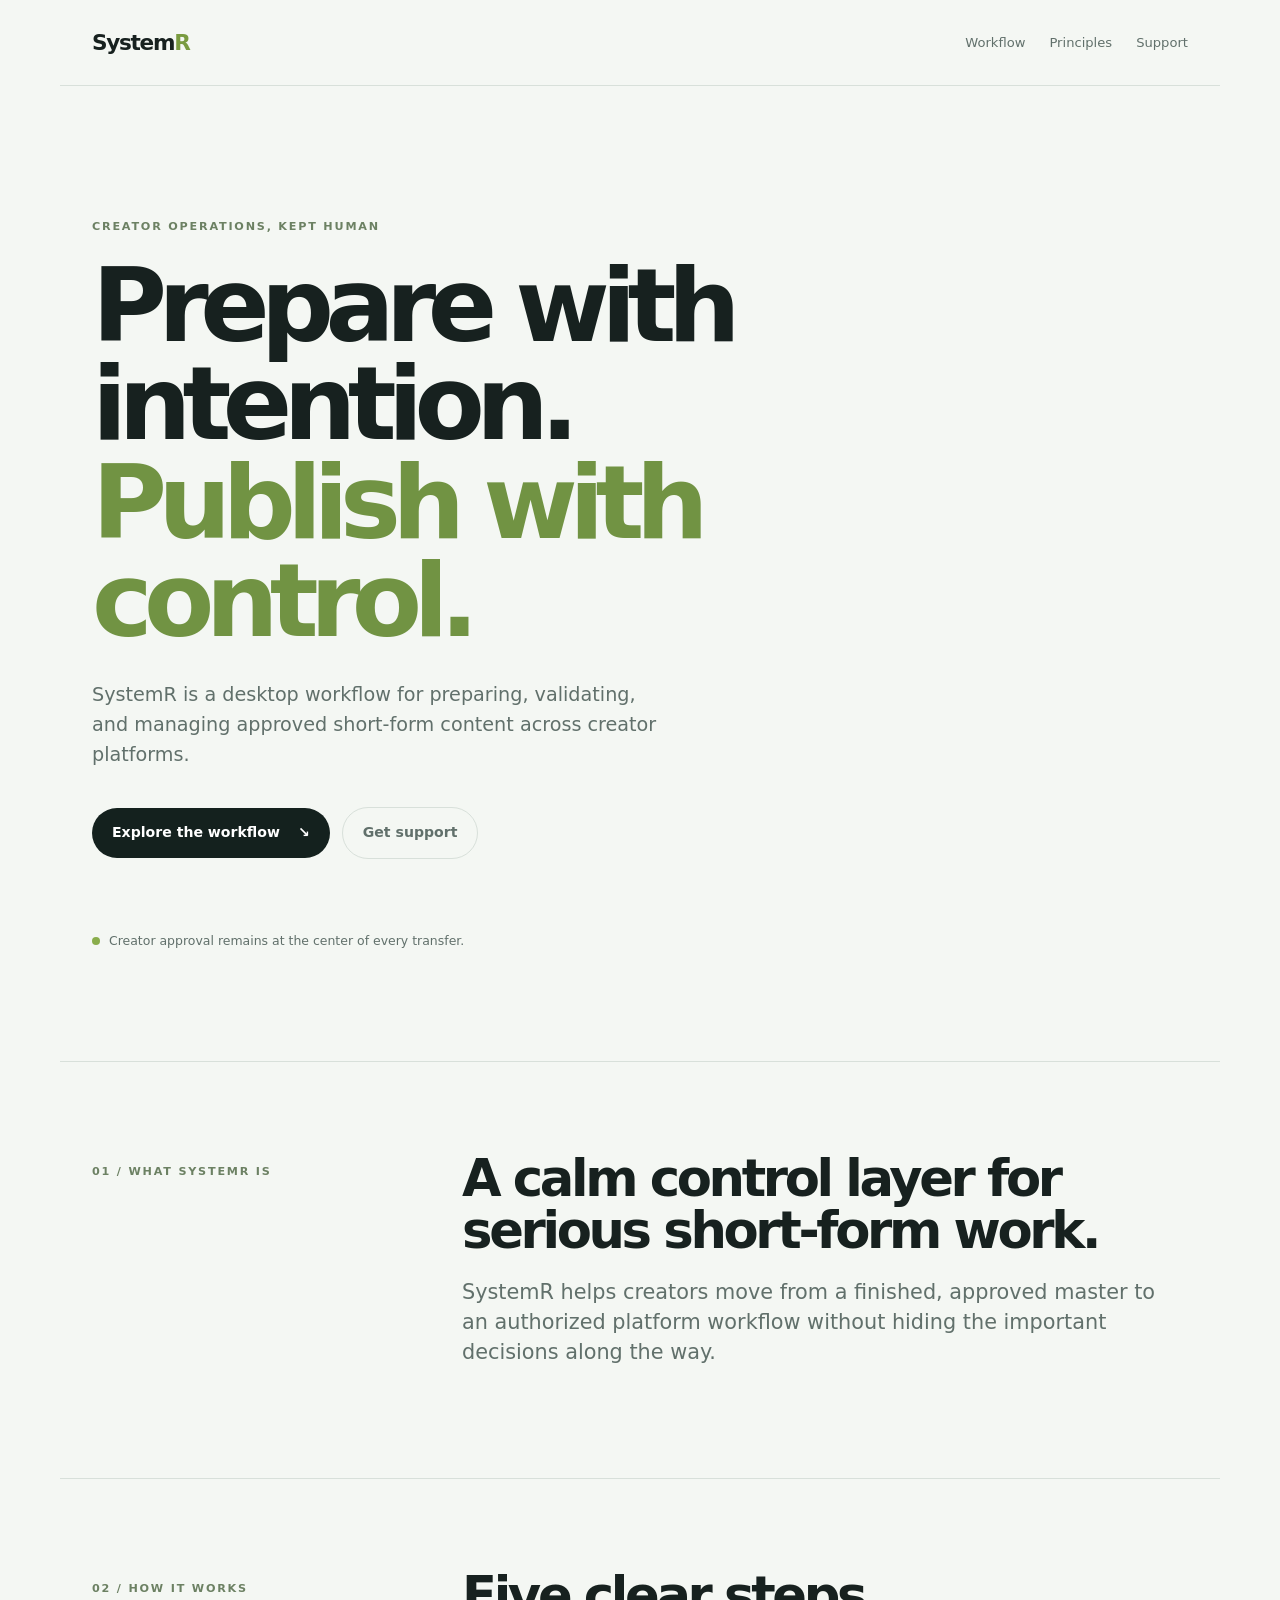
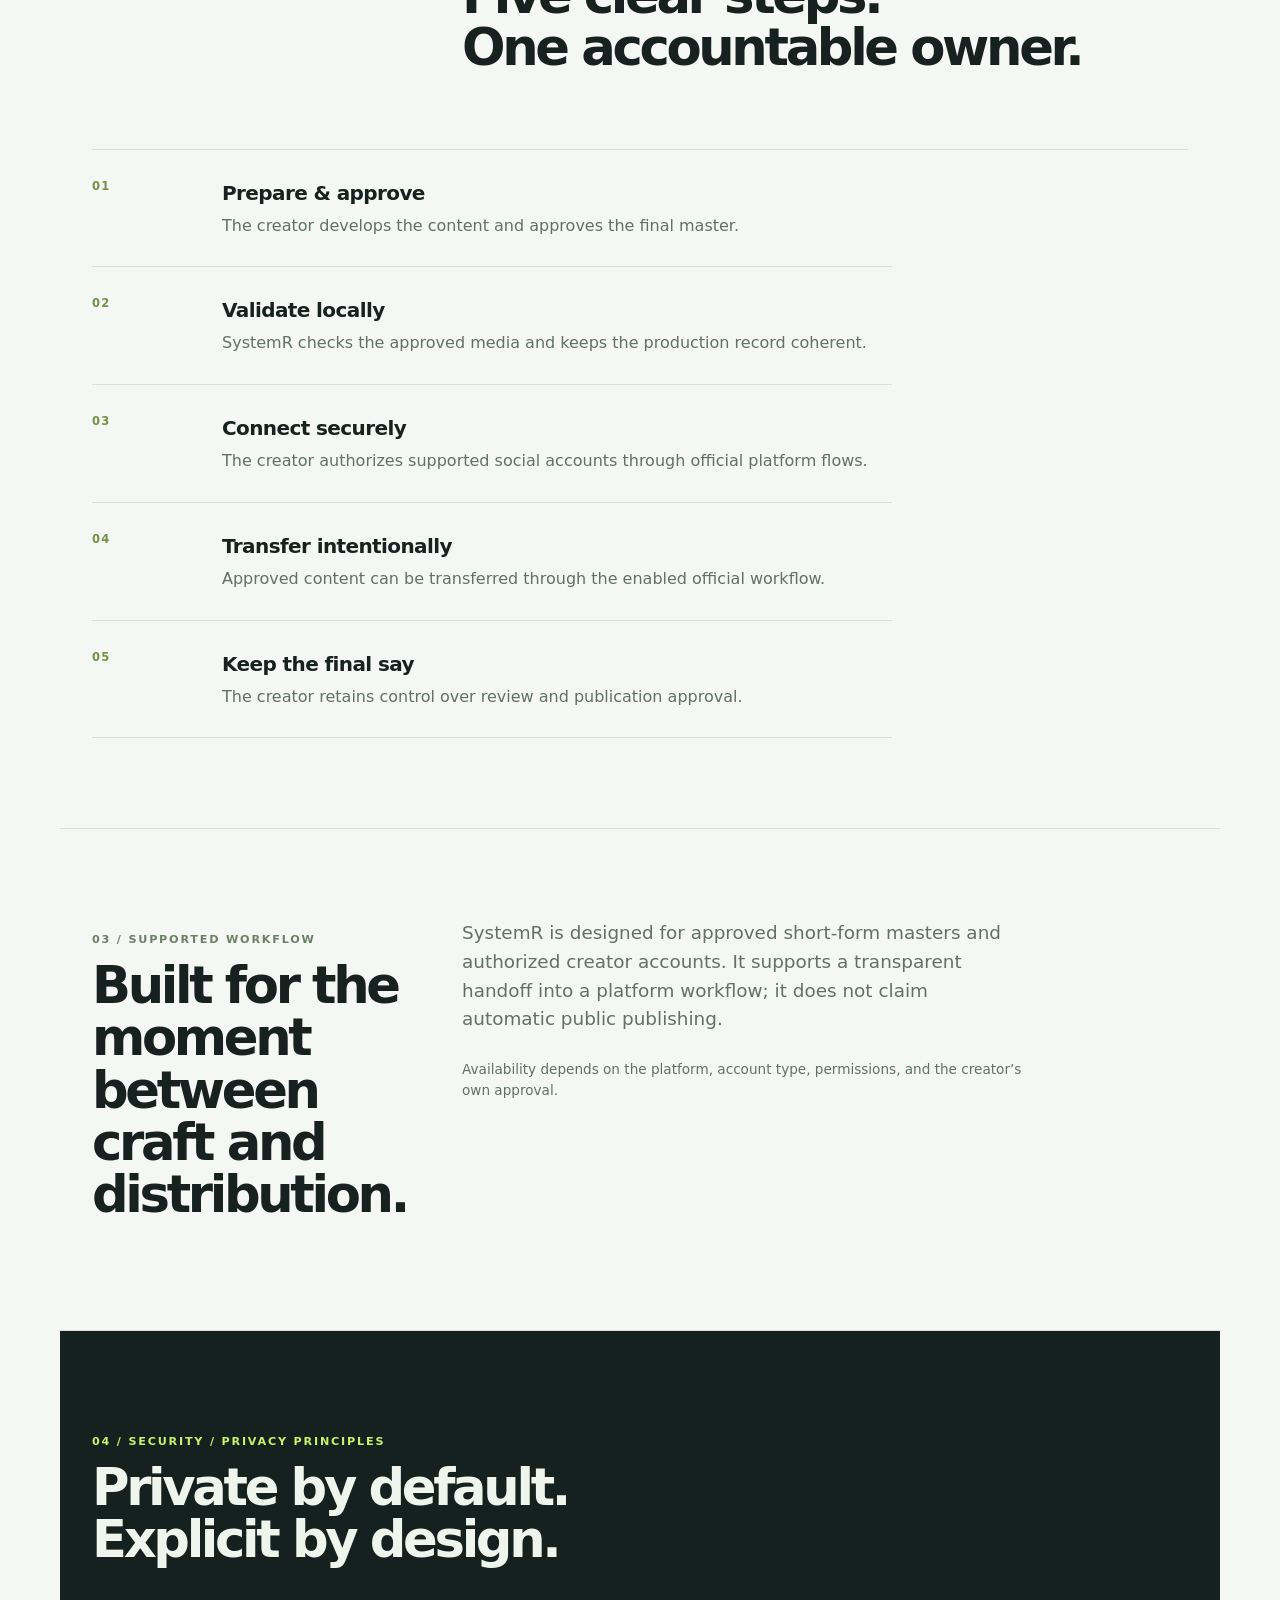
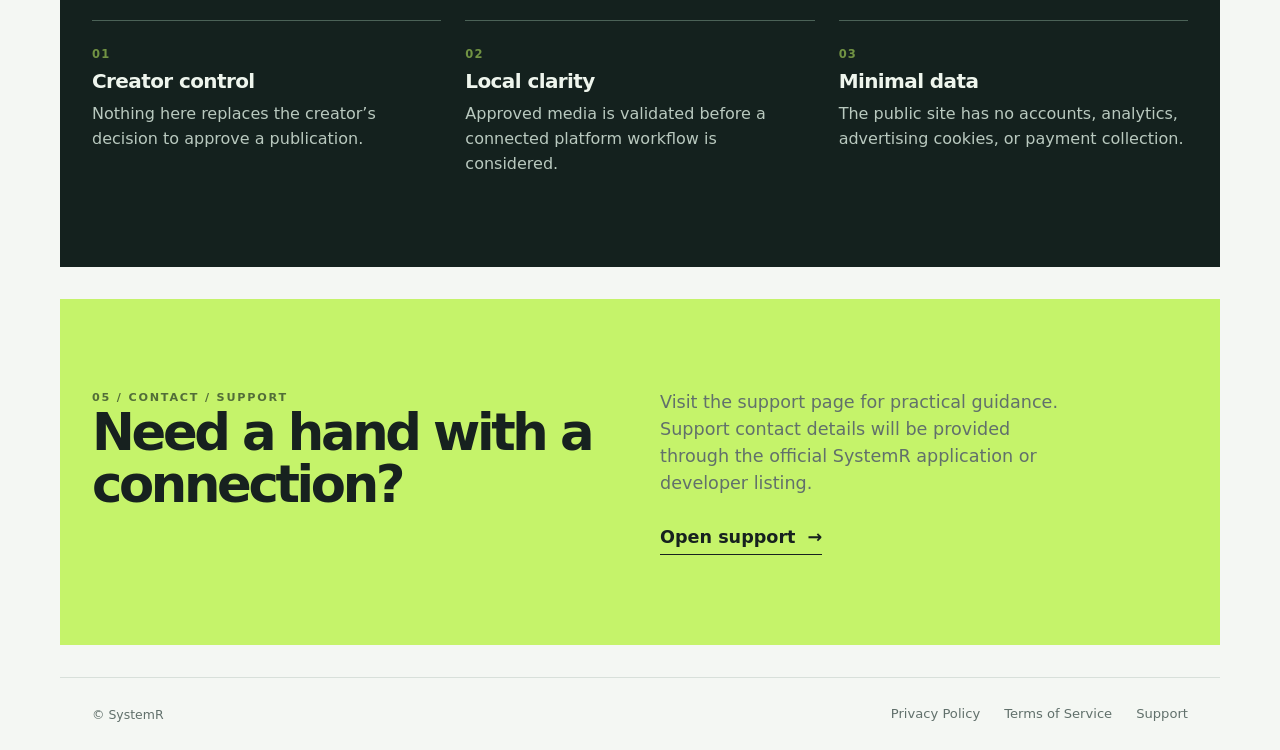
<file: index.html>
<!doctype html>
<html lang="en">
<head>
  <meta charset="utf-8">
  <meta name="viewport" content="width=device-width, initial-scale=1">
  <meta name="description" content="SystemR is a desktop workflow for preparing and managing approved short-form creator content.">
  <title>SystemR — Creator workflow</title>
  <link rel="stylesheet" href="styles.css">
</head>
<body>
  <header class="site-header">
    <a class="brand" href="index.html" aria-label="SystemR home">System<span>R</span></a>
    <nav aria-label="Primary navigation">
      <a href="#workflow">Workflow</a>
      <a href="#principles">Principles</a>
      <a href="support.html">Support</a>
    </nav>
  </header>

  <main>
    <section class="hero" aria-labelledby="hero-title">
      <p class="eyebrow">Creator operations, kept human</p>
      <h1 id="hero-title">Prepare with intention.<br><em>Publish with control.</em></h1>
      <p class="hero-copy">SystemR is a desktop workflow for preparing, validating, and managing approved short-form content across creator platforms.</p>
      <div class="hero-actions">
        <a class="button button-primary" href="#workflow">Explore the workflow <span aria-hidden="true">↘</span></a>
        <a class="button button-quiet" href="support.html">Get support</a>
      </div>
      <div class="hero-note"><span class="status-dot" aria-hidden="true"></span> Creator approval remains at the center of every transfer.</div>
    </section>

    <section class="intro-grid section" aria-labelledby="what-title">
      <p class="section-index">01 / WHAT SYSTEMR IS</p>
      <div>
        <h2 id="what-title">A calm control layer for serious short-form work.</h2>
        <p class="lede">SystemR helps creators move from a finished, approved master to an authorized platform workflow without hiding the important decisions along the way.</p>
      </div>
    </section>

    <section id="workflow" class="section" aria-labelledby="workflow-title">
      <div class="section-heading"><p class="section-index">02 / HOW IT WORKS</p><h2 id="workflow-title">Five clear steps.<br>One accountable owner.</h2></div>
      <ol class="steps">
        <li><span class="step-number">01</span><div><h3>Prepare &amp; approve</h3><p>The creator develops the content and approves the final master.</p></div></li>
        <li><span class="step-number">02</span><div><h3>Validate locally</h3><p>SystemR checks the approved media and keeps the production record coherent.</p></div></li>
        <li><span class="step-number">03</span><div><h3>Connect securely</h3><p>The creator authorizes supported social accounts through official platform flows.</p></div></li>
        <li><span class="step-number">04</span><div><h3>Transfer intentionally</h3><p>Approved content can be transferred through the enabled official workflow.</p></div></li>
        <li><span class="step-number">05</span><div><h3>Keep the final say</h3><p>The creator retains control over review and publication approval.</p></div></li>
      </ol>
    </section>

    <section class="split-panel section" aria-labelledby="supported-title">
      <div><p class="section-index">03 / SUPPORTED WORKFLOW</p><h2 id="supported-title">Built for the moment between craft and distribution.</h2></div>
      <div class="panel-copy"><p>SystemR is designed for approved short-form masters and authorized creator accounts. It supports a transparent handoff into a platform workflow; it does not claim automatic public publishing.</p><p class="small-note">Availability depends on the platform, account type, permissions, and the creator’s own approval.</p></div>
    </section>

    <section id="principles" class="principles section" aria-labelledby="principles-title">
      <p class="section-index">04 / SECURITY / PRIVACY PRINCIPLES</p>
      <h2 id="principles-title">Private by default.<br>Explicit by design.</h2>
      <div class="principle-grid">
        <article><span class="principle-mark">01</span><h3>Creator control</h3><p>Nothing here replaces the creator’s decision to approve a publication.</p></article>
        <article><span class="principle-mark">02</span><h3>Local clarity</h3><p>Approved media is validated before a connected platform workflow is considered.</p></article>
        <article><span class="principle-mark">03</span><h3>Minimal data</h3><p>The public site has no accounts, analytics, advertising cookies, or payment collection.</p></article>
      </div>
    </section>

    <section class="contact-card section" aria-labelledby="contact-title">
      <div><p class="section-index">05 / CONTACT / SUPPORT</p><h2 id="contact-title">Need a hand with a connection?</h2></div>
      <div><p>Visit the support page for practical guidance. Support contact details will be provided through the official SystemR application or developer listing.</p><a class="text-link" href="support.html">Open support <span aria-hidden="true">→</span></a></div>
    </section>
  </main>

  <footer class="site-footer"><span>© SystemR</span><nav aria-label="Legal navigation"><a href="privacy.html">Privacy Policy</a><a href="terms.html">Terms of Service</a><a href="support.html">Support</a></nav></footer>
</body>
</html>
</file>
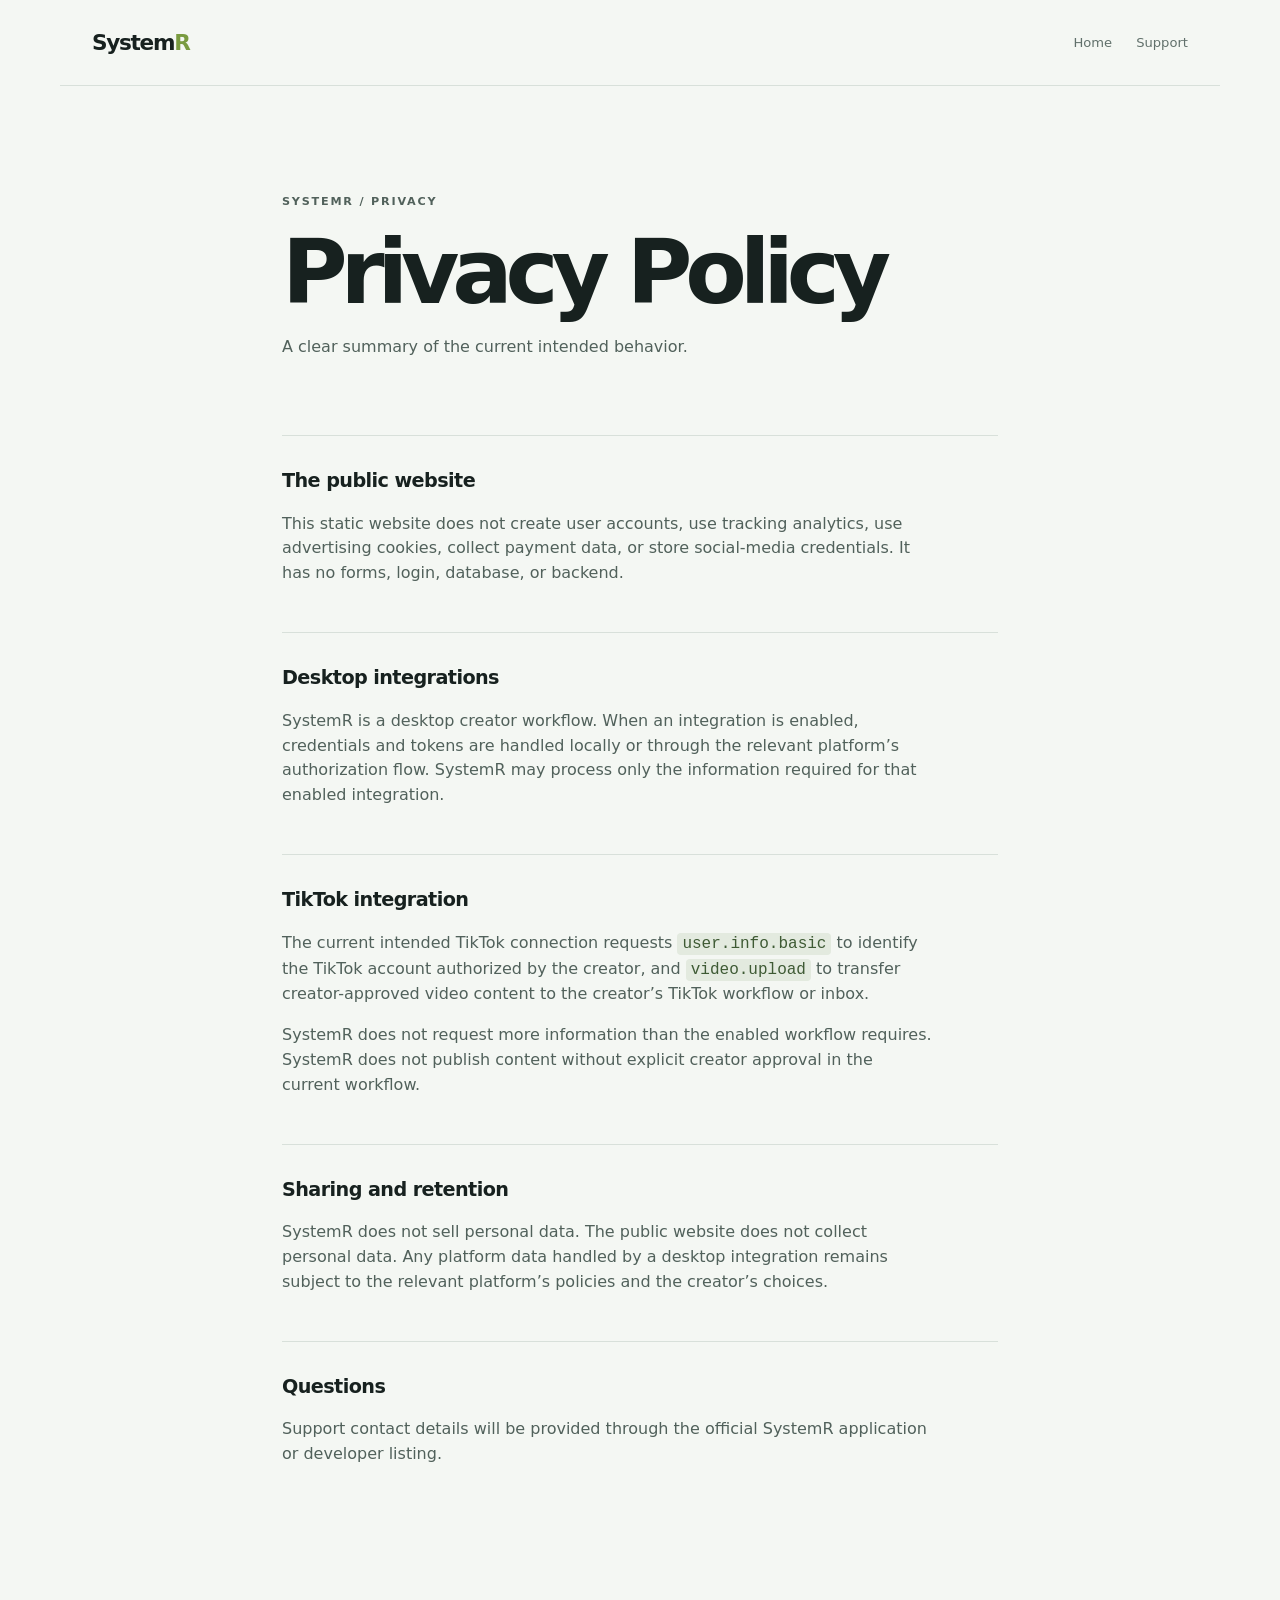
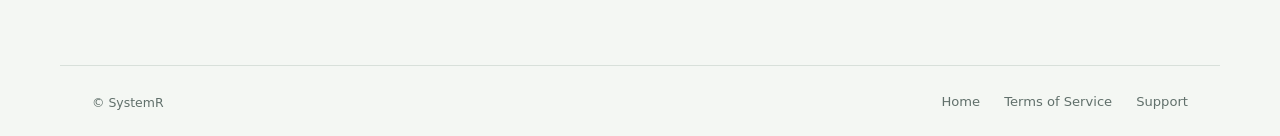
<file: privacy.html>
<!doctype html>
<html lang="en">
<head><meta charset="utf-8"><meta name="viewport" content="width=device-width, initial-scale=1"><meta name="description" content="SystemR privacy policy."><title>Privacy Policy — SystemR</title><link rel="stylesheet" href="styles.css"></head>
<body>
  <header class="site-header"><a class="brand" href="index.html">System<span>R</span></a><nav aria-label="Primary navigation"><a href="index.html">Home</a><a href="support.html">Support</a></nav></header>
  <main class="legal-page"><p class="eyebrow">SystemR / Privacy</p><h1>Privacy Policy</h1><p class="legal-updated">A clear summary of the current intended behavior.</p>
    <section><h2>The public website</h2><p>This static website does not create user accounts, use tracking analytics, use advertising cookies, collect payment data, or store social-media credentials. It has no forms, login, database, or backend.</p></section>
    <section><h2>Desktop integrations</h2><p>SystemR is a desktop creator workflow. When an integration is enabled, credentials and tokens are handled locally or through the relevant platform’s authorization flow. SystemR may process only the information required for that enabled integration.</p></section>
    <section><h2>TikTok integration</h2><p>The current intended TikTok connection requests <code>user.info.basic</code> to identify the TikTok account authorized by the creator, and <code>video.upload</code> to transfer creator-approved video content to the creator’s TikTok workflow or inbox.</p><p>SystemR does not request more information than the enabled workflow requires. SystemR does not publish content without explicit creator approval in the current workflow.</p></section>
    <section><h2>Sharing and retention</h2><p>SystemR does not sell personal data. The public website does not collect personal data. Any platform data handled by a desktop integration remains subject to the relevant platform’s policies and the creator’s choices.</p></section>
    <section><h2>Questions</h2><p>Support contact details will be provided through the official SystemR application or developer listing.</p></section>
  </main>
  <footer class="site-footer"><span>© SystemR</span><nav aria-label="Legal navigation"><a href="index.html">Home</a><a href="terms.html">Terms of Service</a><a href="support.html">Support</a></nav></footer>
</body>
</html>
</file>
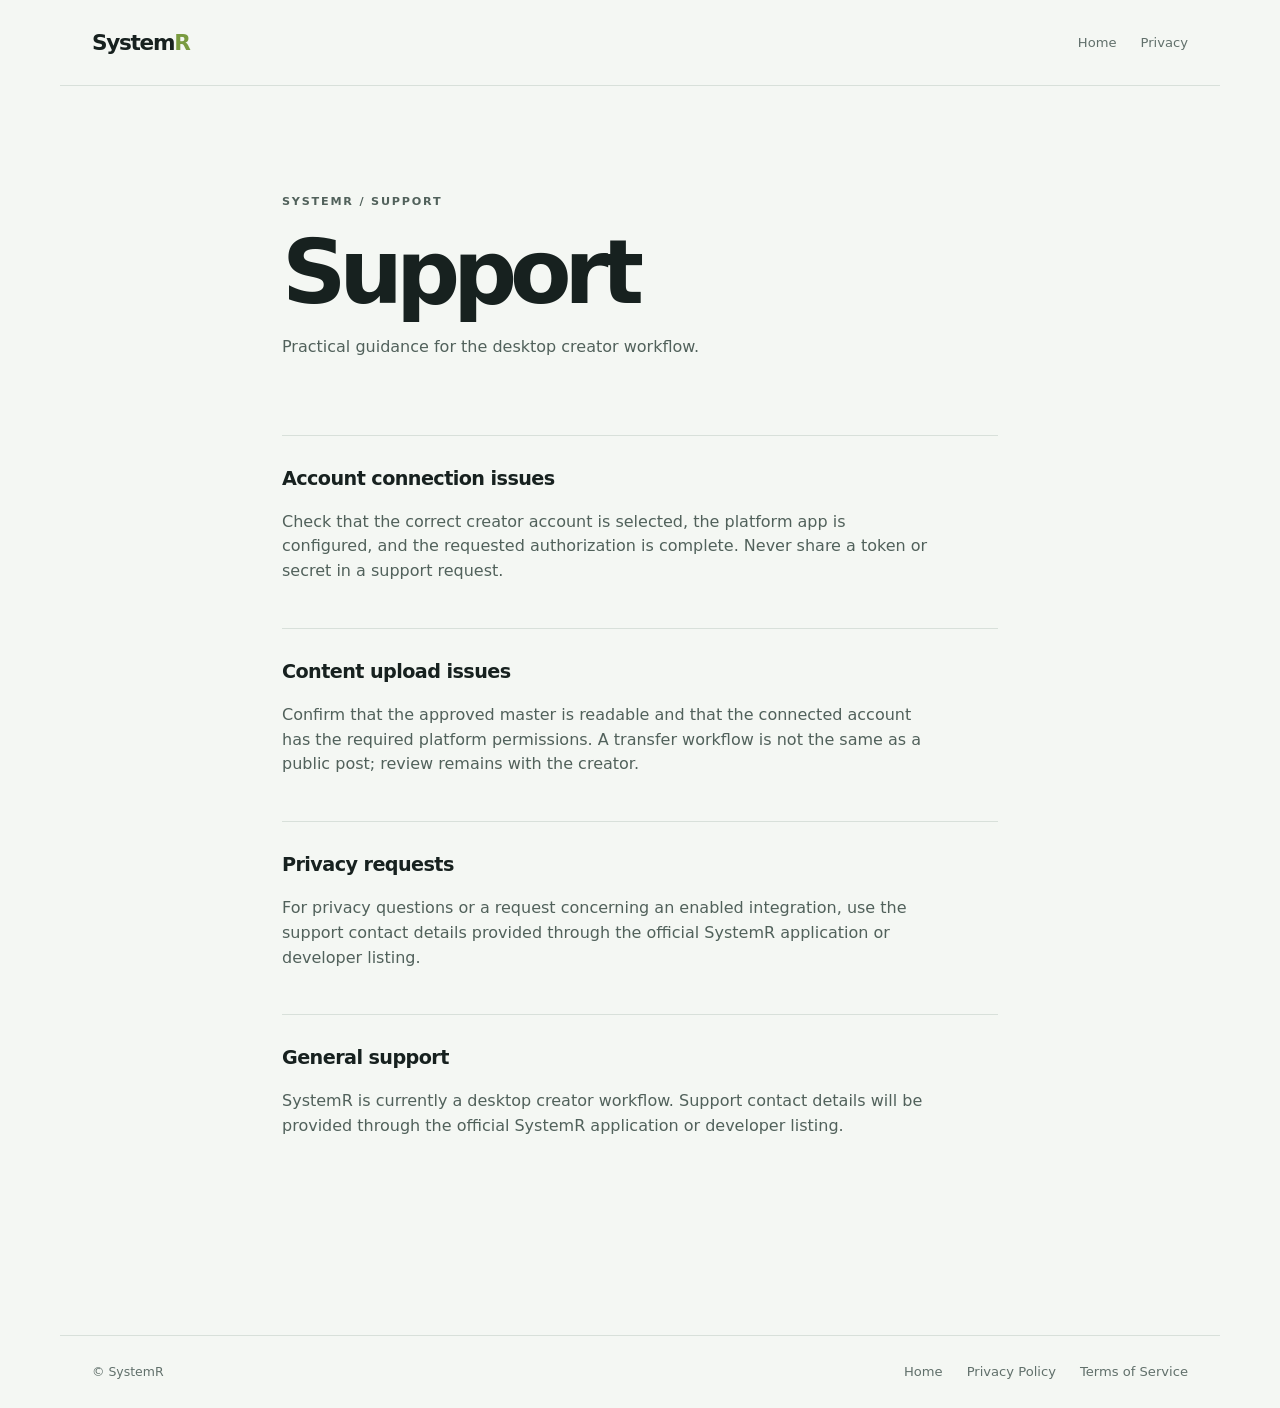
<file: support.html>
<!doctype html>
<html lang="en">
<head><meta charset="utf-8"><meta name="viewport" content="width=device-width, initial-scale=1"><meta name="description" content="SystemR support guidance."><title>Support — SystemR</title><link rel="stylesheet" href="styles.css"></head>
<body>
  <header class="site-header"><a class="brand" href="index.html">System<span>R</span></a><nav aria-label="Primary navigation"><a href="index.html">Home</a><a href="privacy.html">Privacy</a></nav></header>
  <main class="legal-page support-page"><p class="eyebrow">SystemR / Support</p><h1>Support</h1><p class="legal-updated">Practical guidance for the desktop creator workflow.</p>
    <section><h2>Account connection issues</h2><p>Check that the correct creator account is selected, the platform app is configured, and the requested authorization is complete. Never share a token or secret in a support request.</p></section>
    <section><h2>Content upload issues</h2><p>Confirm that the approved master is readable and that the connected account has the required platform permissions. A transfer workflow is not the same as a public post; review remains with the creator.</p></section>
    <section><h2>Privacy requests</h2><p>For privacy questions or a request concerning an enabled integration, use the support contact details provided through the official SystemR application or developer listing.</p></section>
    <section><h2>General support</h2><p>SystemR is currently a desktop creator workflow. Support contact details will be provided through the official SystemR application or developer listing.</p></section>
  </main>
  <footer class="site-footer"><span>© SystemR</span><nav aria-label="Legal navigation"><a href="index.html">Home</a><a href="privacy.html">Privacy Policy</a><a href="terms.html">Terms of Service</a></nav></footer>
</body>
</html>
</file>
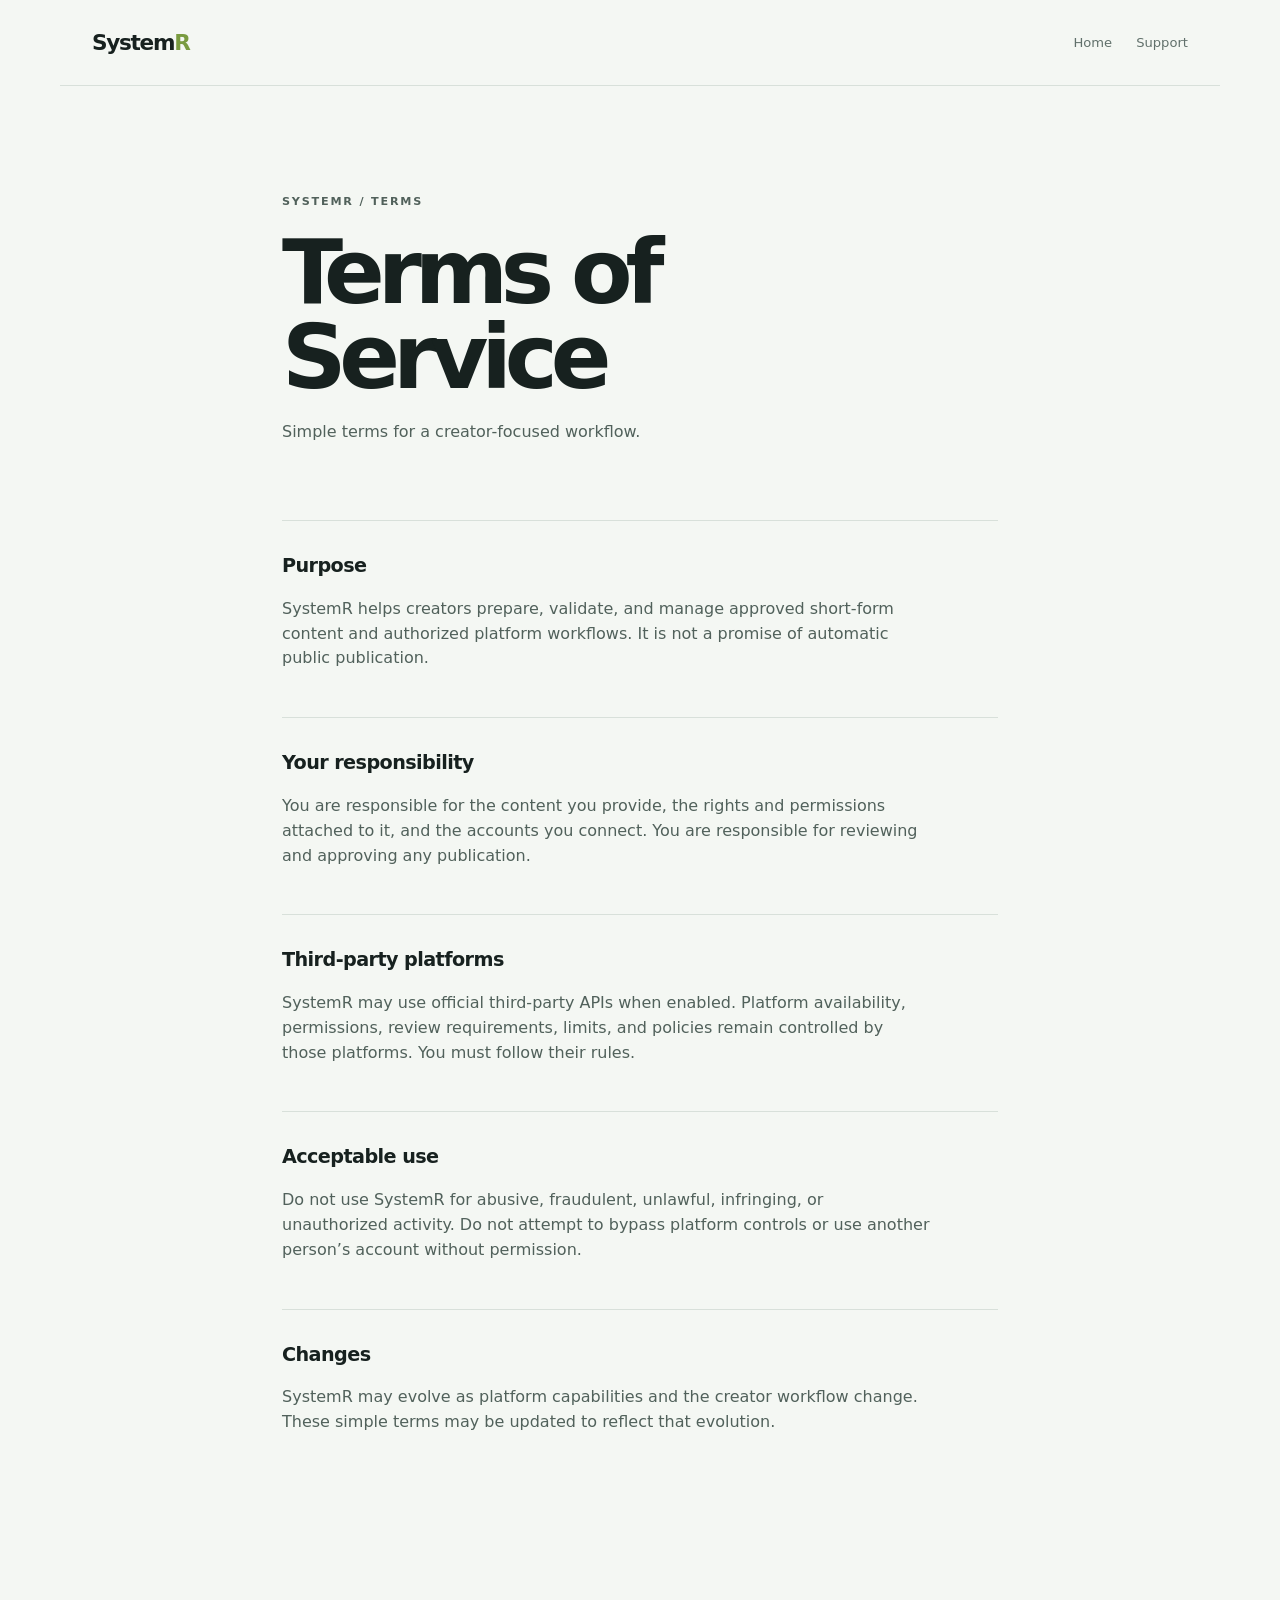
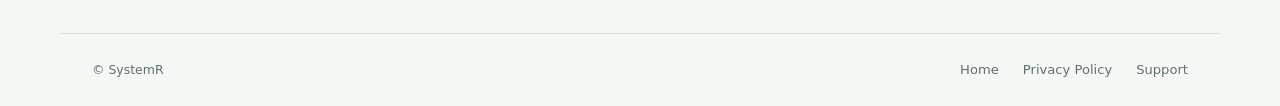
<file: terms.html>
<!doctype html>
<html lang="en">
<head><meta charset="utf-8"><meta name="viewport" content="width=device-width, initial-scale=1"><meta name="description" content="SystemR terms of service."><title>Terms of Service — SystemR</title><link rel="stylesheet" href="styles.css"></head>
<body>
  <header class="site-header"><a class="brand" href="index.html">System<span>R</span></a><nav aria-label="Primary navigation"><a href="index.html">Home</a><a href="support.html">Support</a></nav></header>
  <main class="legal-page"><p class="eyebrow">SystemR / Terms</p><h1>Terms of Service</h1><p class="legal-updated">Simple terms for a creator-focused workflow.</p>
    <section><h2>Purpose</h2><p>SystemR helps creators prepare, validate, and manage approved short-form content and authorized platform workflows. It is not a promise of automatic public publication.</p></section>
    <section><h2>Your responsibility</h2><p>You are responsible for the content you provide, the rights and permissions attached to it, and the accounts you connect. You are responsible for reviewing and approving any publication.</p></section>
    <section><h2>Third-party platforms</h2><p>SystemR may use official third-party APIs when enabled. Platform availability, permissions, review requirements, limits, and policies remain controlled by those platforms. You must follow their rules.</p></section>
    <section><h2>Acceptable use</h2><p>Do not use SystemR for abusive, fraudulent, unlawful, infringing, or unauthorized activity. Do not attempt to bypass platform controls or use another person’s account without permission.</p></section>
    <section><h2>Changes</h2><p>SystemR may evolve as platform capabilities and the creator workflow change. These simple terms may be updated to reflect that evolution.</p></section>
  </main>
  <footer class="site-footer"><span>© SystemR</span><nav aria-label="Legal navigation"><a href="index.html">Home</a><a href="privacy.html">Privacy Policy</a><a href="support.html">Support</a></nav></footer>
</body>
</html>
</file>
<file: styles.css>
:root{--ink:#17211f;--muted:#61706b;--line:#d8e0da;--paper:#f4f7f3;--card:#e7eee8;--accent:#c5f36a;--deep:#14211e;--max:1160px}*{box-sizing:border-box}html{scroll-behavior:smooth}body{margin:0;background:var(--paper);color:var(--ink);font-family:Inter,ui-sans-serif,system-ui,-apple-system,BlinkMacSystemFont,"Segoe UI",sans-serif;line-height:1.55}a{color:inherit;text-decoration:none}a:focus-visible{outline:3px solid #617c4a;outline-offset:4px}.site-header,.site-footer{max-width:var(--max);margin:auto;padding:26px 32px;display:flex;align-items:center;justify-content:space-between}.site-header{border-bottom:1px solid var(--line)}.brand{font-size:1.35rem;font-weight:800;letter-spacing:-.06em}.brand span{color:#799b40}.site-header nav,.site-footer nav{display:flex;gap:24px;font-size:.82rem;color:var(--muted)}.site-header nav a:hover,.site-footer nav a:hover,.text-link:hover{color:var(--ink)}main{max-width:var(--max);margin:auto}.hero{padding:120px 32px 110px;max-width:940px}.eyebrow,.section-index{font-size:.7rem;letter-spacing:.16em;text-transform:uppercase;color:#6c8163;font-weight:800}.hero h1{font-size:clamp(3.2rem,8vw,7.3rem);line-height:.96;letter-spacing:-.085em;margin:22px 0 30px;font-weight:800}.hero h1 em{font-style:normal;color:#719343}.hero-copy{max-width:570px;font-size:1.2rem;color:var(--muted);margin:0}.hero-actions{display:flex;gap:12px;margin-top:38px;align-items:center}.button{display:inline-flex;gap:18px;align-items:center;border-radius:100px;padding:14px 20px;font-size:.88rem;font-weight:750}.button-primary{background:var(--deep);color:#fff}.button-primary:hover{background:#263b35}.button-quiet{border:1px solid var(--line);color:var(--muted)}.button-quiet:hover{border-color:#9caf9f;color:var(--ink)}.hero-note{margin-top:72px;font-size:.78rem;color:var(--muted);display:flex;align-items:center;gap:9px}.status-dot{width:8px;height:8px;border-radius:50%;background:#89ad4b}.section{padding:90px 32px;border-top:1px solid var(--line)}.intro-grid,.split-panel{display:grid;grid-template-columns:1fr 2.2fr;gap:40px}.section h2{font-size:clamp(2rem,4vw,4rem);line-height:1.02;letter-spacing:-.065em;margin:0 0 20px}.lede{font-size:1.3rem;line-height:1.45;max-width:700px;color:var(--muted)}.section-heading{display:grid;grid-template-columns:1fr 2.2fr;gap:40px}.steps{list-style:none;padding:0;margin:55px 0 0;border-top:1px solid var(--line)}.steps li{display:grid;grid-template-columns:110px 1fr;gap:20px;padding:28px 0;border-bottom:1px solid var(--line);max-width:800px}.step-number,.principle-mark{font-size:.72rem;letter-spacing:.1em;color:#719343;font-weight:800}.steps h3,.principle-grid h3{font-size:1.25rem;margin:0 0 5px;letter-spacing:-.03em}.steps p,.principle-grid p,.panel-copy p,.contact-card p{margin:0;color:var(--muted)}.panel-copy{max-width:560px;font-size:1.15rem}.small-note{font-size:.85rem!important;margin-top:25px!important}.principles{background:var(--deep);color:#eef5ed;margin-top:0}.principles .section-index{color:var(--accent)}.principle-grid{display:grid;grid-template-columns:repeat(3,1fr);gap:24px;margin-top:55px}.principle-grid article{border-top:1px solid #4b6257;padding-top:20px}.principle-grid p{color:#b9c9bf}.contact-card{display:grid;grid-template-columns:1fr 1fr;gap:40px;background:var(--accent);border:0;margin:32px 0 0}.contact-card .section-index{color:#526d38}.contact-card>div:last-child{max-width:420px;font-size:1.1rem}.text-link{display:inline-flex;gap:12px;margin-top:26px;font-weight:800;border-bottom:1px solid currentColor;padding-bottom:3px}.site-footer{border-top:1px solid var(--line);margin-top:32px;color:var(--muted);font-size:.78rem}.legal-page{max-width:780px;padding:95px 32px 120px}.legal-page h1{font-size:clamp(3rem,7vw,6rem);line-height:.95;letter-spacing:-.08em;margin:20px 0}.legal-updated{color:var(--muted);margin-bottom:75px}.legal-page section{border-top:1px solid var(--line);padding:30px 0}.legal-page h2{font-size:1.2rem;letter-spacing:-.03em;margin:0 0 10px}.legal-page p{color:#51615b;max-width:650px}.legal-page code{font-family:ui-monospace,SFMono-Regular,Menlo,monospace;background:#e3eadf;padding:2px 5px;border-radius:4px;color:#3e5a34}.support-page section{padding:28px 0}@media(max-width:700px){.site-header,.site-footer{padding:20px}.site-header nav{gap:12px;font-size:.72rem}.site-header nav a:first-child{display:none}.hero,.section{padding-left:20px;padding-right:20px}.hero{padding-top:78px;padding-bottom:75px}.hero h1{font-size:clamp(3rem,15vw,5rem)}.hero-copy{font-size:1.05rem}.hero-note{margin-top:50px}.intro-grid,.split-panel,.section-heading,.contact-card{grid-template-columns:1fr;gap:24px}.section{padding-top:65px;padding-bottom:65px}.principle-grid{grid-template-columns:1fr;gap:36px;margin-top:35px}.steps li{grid-template-columns:65px 1fr}.site-footer{align-items:flex-start;gap:20px;flex-direction:column}.site-footer nav{flex-wrap:wrap;gap:14px}.legal-page{padding:70px 20px 85px}.legal-updated{margin-bottom:45px}}
</file>
